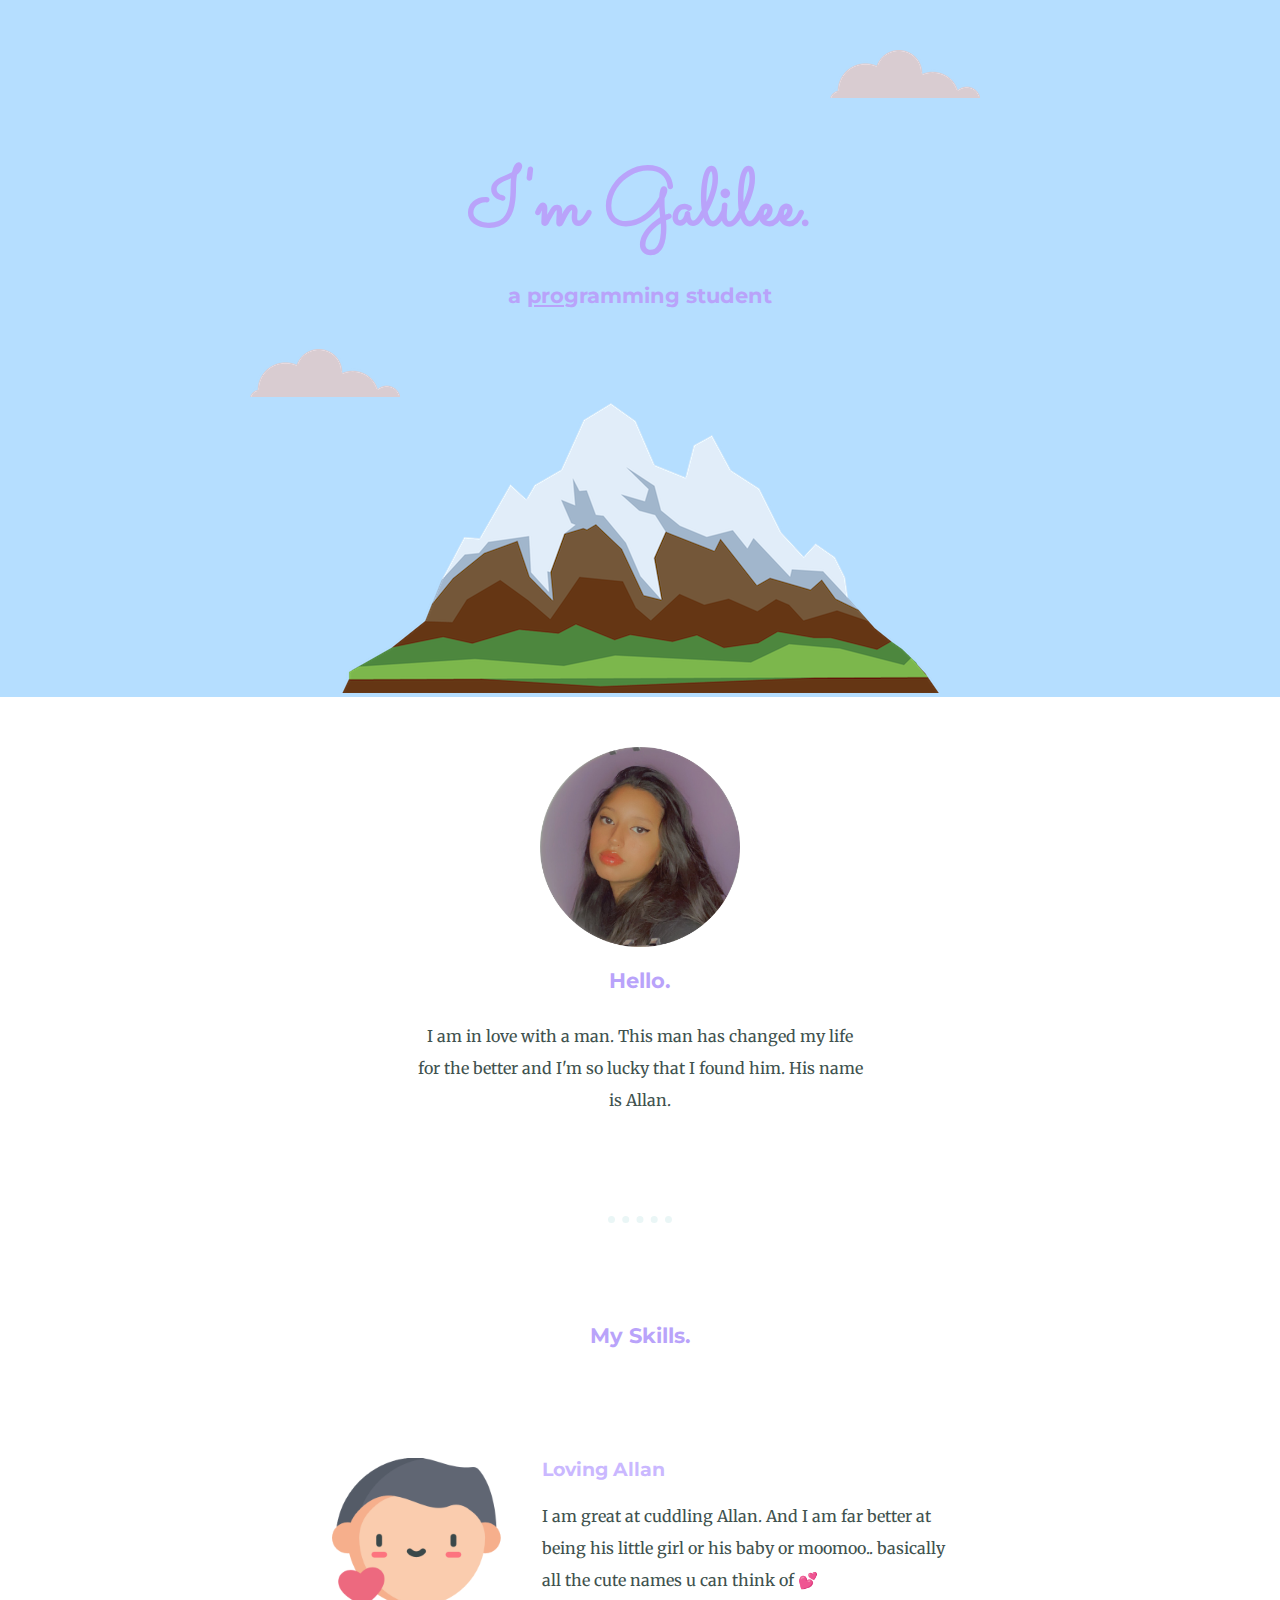
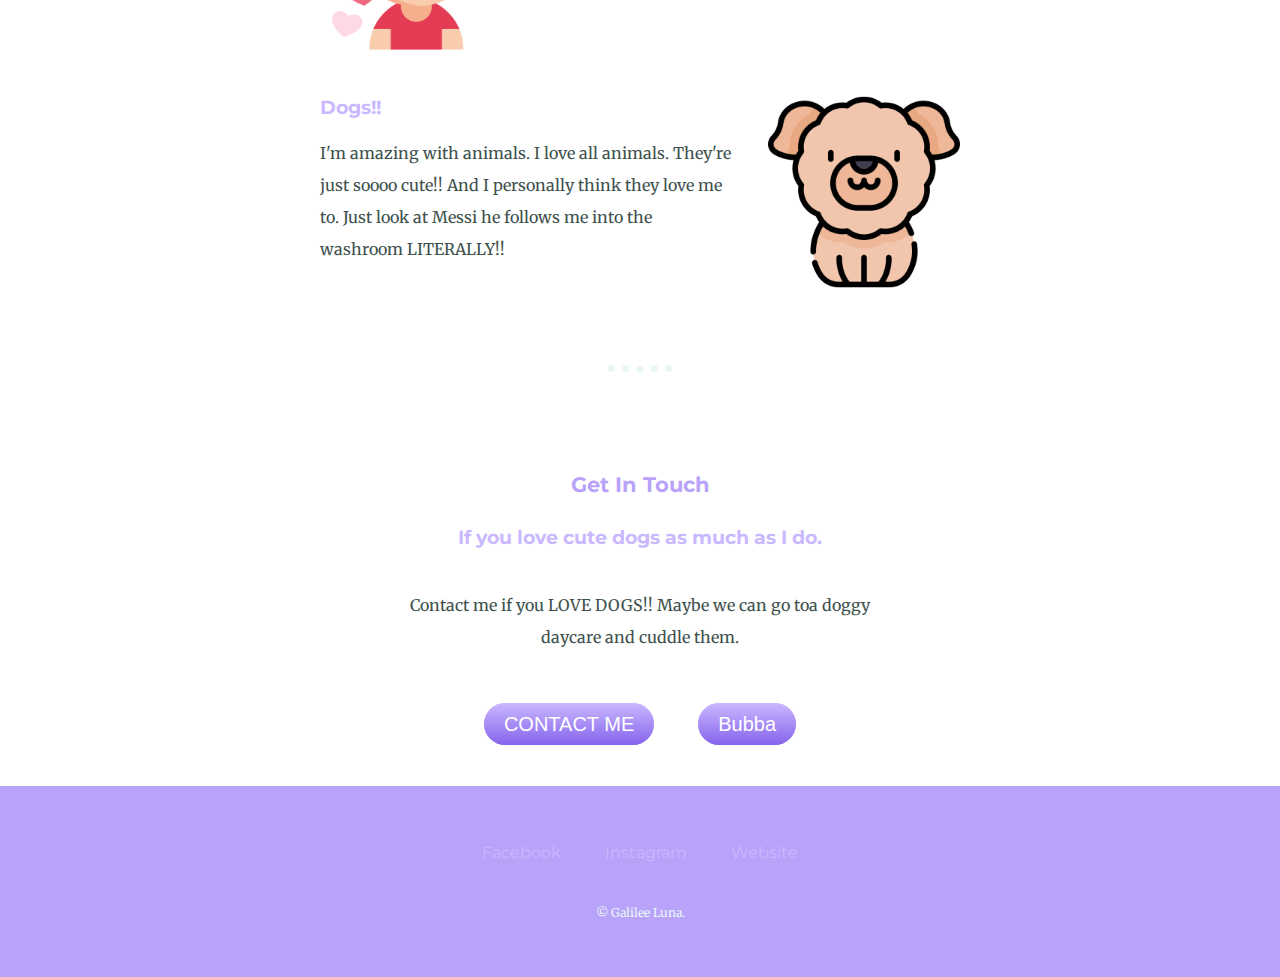
<file: index.html>
<!DOCTYPE html>
<html lang="en" dir="ltr">

<head>
  <meta charset="utf-8">
  <title>Galilee Luna.</title>
  <link rel="stylesheet" href="css/styles.css">
  <link rel="icon" href="favicon.ico">
  <link rel="preconnect" href="https://fonts.googleapis.com">
  <link rel="preconnect" href="https://fonts.gstatic.com" crossorigin>
  <link href="https://fonts.googleapis.com/css2?family=Merriweather&family=Montserrat&family=Sacramento&display=swap" rel="stylesheet">
</head>

<body>
  <div class="top-container">
    <img class="top-cloud" src="images/cloud.png" alt="cloud-img">
    <h1>I'm Galilee.</h1>
    <h2>a <span class="pro">pro</span>gramming student</h2>
    <img class="bottom-cloud" src="images/cloud.png" alt="cloud-img">
    <img src="images/mountain.png" alt="mountain-img">
  </div>
  <div class="middle-container">
    <div class="profile">
      <img class="galilee-profile" src="images/IMG_3931-modified.png" alt="pic-of-Galilee">
      <h2>Hello.</h2>
      <p class="intro">I am in love with a man. This man has changed my life for the better and I'm so lucky that I found him. His name is Allan.</p>
    </div>
    <hr>
    <div class="skills">
      <h2>My Skills.</h2>
      <div class="skill-row">
        <img class="boyfriend" src="boyfriend.png" alt="Iconpic">
        <h3>Loving Allan</h3>
        <p>I am great at cuddling Allan. And I am far better at being his little girl or his baby or moomoo.. basically all the cute names u can think of 💕</p>
      </div>
      <div class="skill-row">
        <img class="cute-dog" src="dog.png" alt="cute-dog-icon">
        <h3>Dogs!!</h3>
        <p>I'm amazing with animals. I love all animals. They're just soooo cute!! And I personally think they love me to. Just look at Messi he follows me into the washroom LITERALLY!!</p>
      </div>
    </div>
    <hr>
    <div class="contact-me">
      <h2>Get In Touch</h2>
      <h3>If you love cute dogs as much as I do.</h3>
      <p class="contact-message">Contact me if you LOVE DOGS!! Maybe we can go toa doggy daycare and cuddle them.</p>
      <a class="btn" href="contact me.html">CONTACT ME</a>
      <a class="btn" href="https://galilee101.github.io/CV3/">Bubba</a>
    </div>
  </div>


  <div class="bottom-container">
    <a class="footer-link" href="https://www.facebook.com/gali.LR">Facebook</a>
    <a class="footer-link" href="https://www.instagram.com/galilee_luna/">Instagram</a>
    <a class="footer-link" href="https://digitalacademy.company.site/">Website</a>
    <p class="copy-right">© Galilee Luna.</p>
  </div>
</body>

</html>
</file>
<file: css/styles.css>
/*********************** Tag selectors*********************/
body {
  color: #40514E;
  margin: 0;
  text-align: center;
  font-family: 'Merriweather', serif;
}

h1 {
  font-size: 5.0rem;
  margin: 50px auto 0 auto;
  font-family: 'Sacramento', cursive;
  color: #b9a3fa;
}

h2 {
  font-family: 'Montserrat', sans-serif;
  font-size: 1.3rem;
  color: #b9a3fa;
  font-weight: bold;
  padding-bottom: 10px;
}

h3 {
  font-family: 'Montserrat', sans-serif;
  color: #CAB8FF;
}
p{
  line-height: 2;
}
hr {
  border-style: none;
  border-top: 5px dotted #EAF6F6;
  border-bottom: 0;
  border-width: 7px;
  width: 5%;
  margin: 100px auto;
}
a{
color: #CAB8FF;
font-family: 'Montserrat', sans-serif;
margin: 10px 20px;
text-decoration: none;
}
a:hover {
  color: #EAF6F6;
}

/*********************** class selectors*********************/
.top-container {
  background-color: #B5DEFF;
  position: relative;
  padding-top: 100px;
}

.top-cloud {
  position: absolute;
  right: 300px;
  top: 50px;
}

.bottom-cloud {
  position: absolute;
  left: 250px;
  bottom: 300px;
}

.middle-container {
  margin: 50px 0;
}

.galilee-profile {
  height: 200px;
  width: 200px;
}


.cute-dog {
  width: 30%;
  float: right;
  margin-left: 30px;
}

.boyfriend {
  width: 30%;
  float: left;
  margin-right: 30px
}

.bottom-container {
  background-color: #b9a3fa;
  padding: 50px 0 20px;
  line-height: 2;
}

.pro {
  text-decoration: underline;
}

.intro{
  width: 35%;
  margin:auto;
}
.skills {
  margin-top: 50px;
}

.skill-row {
  width: 50%;
  margin: 100px auto 100px auto;
  text-align: left;
}

.contact-message{
width: 40%;
margin: 40px auto 60px;
}

.btn {
  background: #cab8ff;
  background-image: -webkit-linear-gradient(top, #cab8ff, #8563eb);
  background-image: -moz-linear-gradient(top, #cab8ff, #8563eb);
  background-image: -ms-linear-gradient(top, #cab8ff, #8563eb);
  background-image: -o-linear-gradient(top, #cab8ff, #8563eb);
  background-image: linear-gradient(to bottom, #cab8ff, #8563eb);
  -webkit-border-radius: 60;
  -moz-border-radius: 60;
  border-radius: 60px;
  font-family: Arial;
  color: #ffffff;
  font-size: 20px;
  padding: 10px 20px 10px 20px;
  text-decoration: none;
}

.btn:hover {
  background: #e3b8ff;
  background-image: -webkit-linear-gradient(top, #e3b8ff, #da89fa);
  background-image: -moz-linear-gradient(top, #e3b8ff, #da89fa);
  background-image: -ms-linear-gradient(top, #e3b8ff, #da89fa);
  background-image: -o-linear-gradient(top, #e3b8ff, #da89fa);
  background-image: linear-gradient(to bottom, #e3b8ff, #da89fa);
  text-decoration: none;
}


.copy-right{
  color: #EAF6F6;
  font-size: 0.75rem;
  padding: 20px 0;
}
</file>
